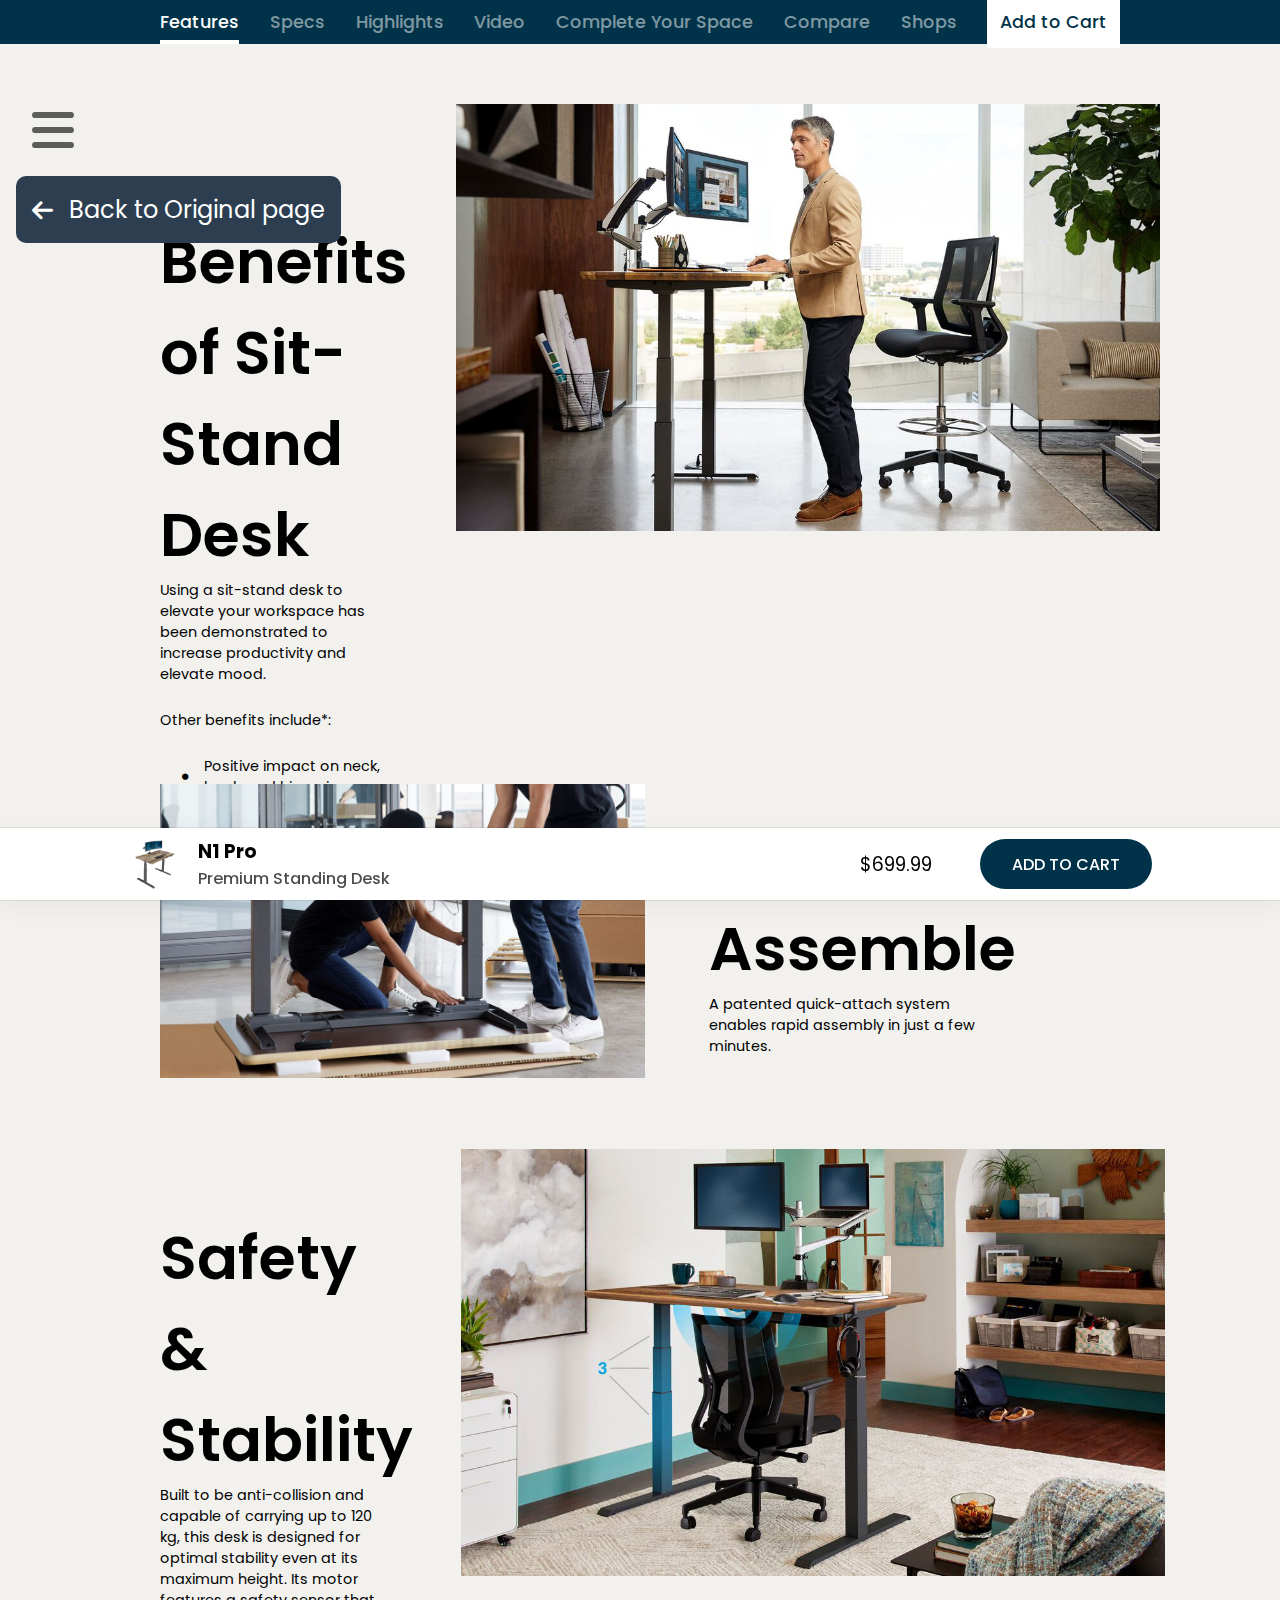
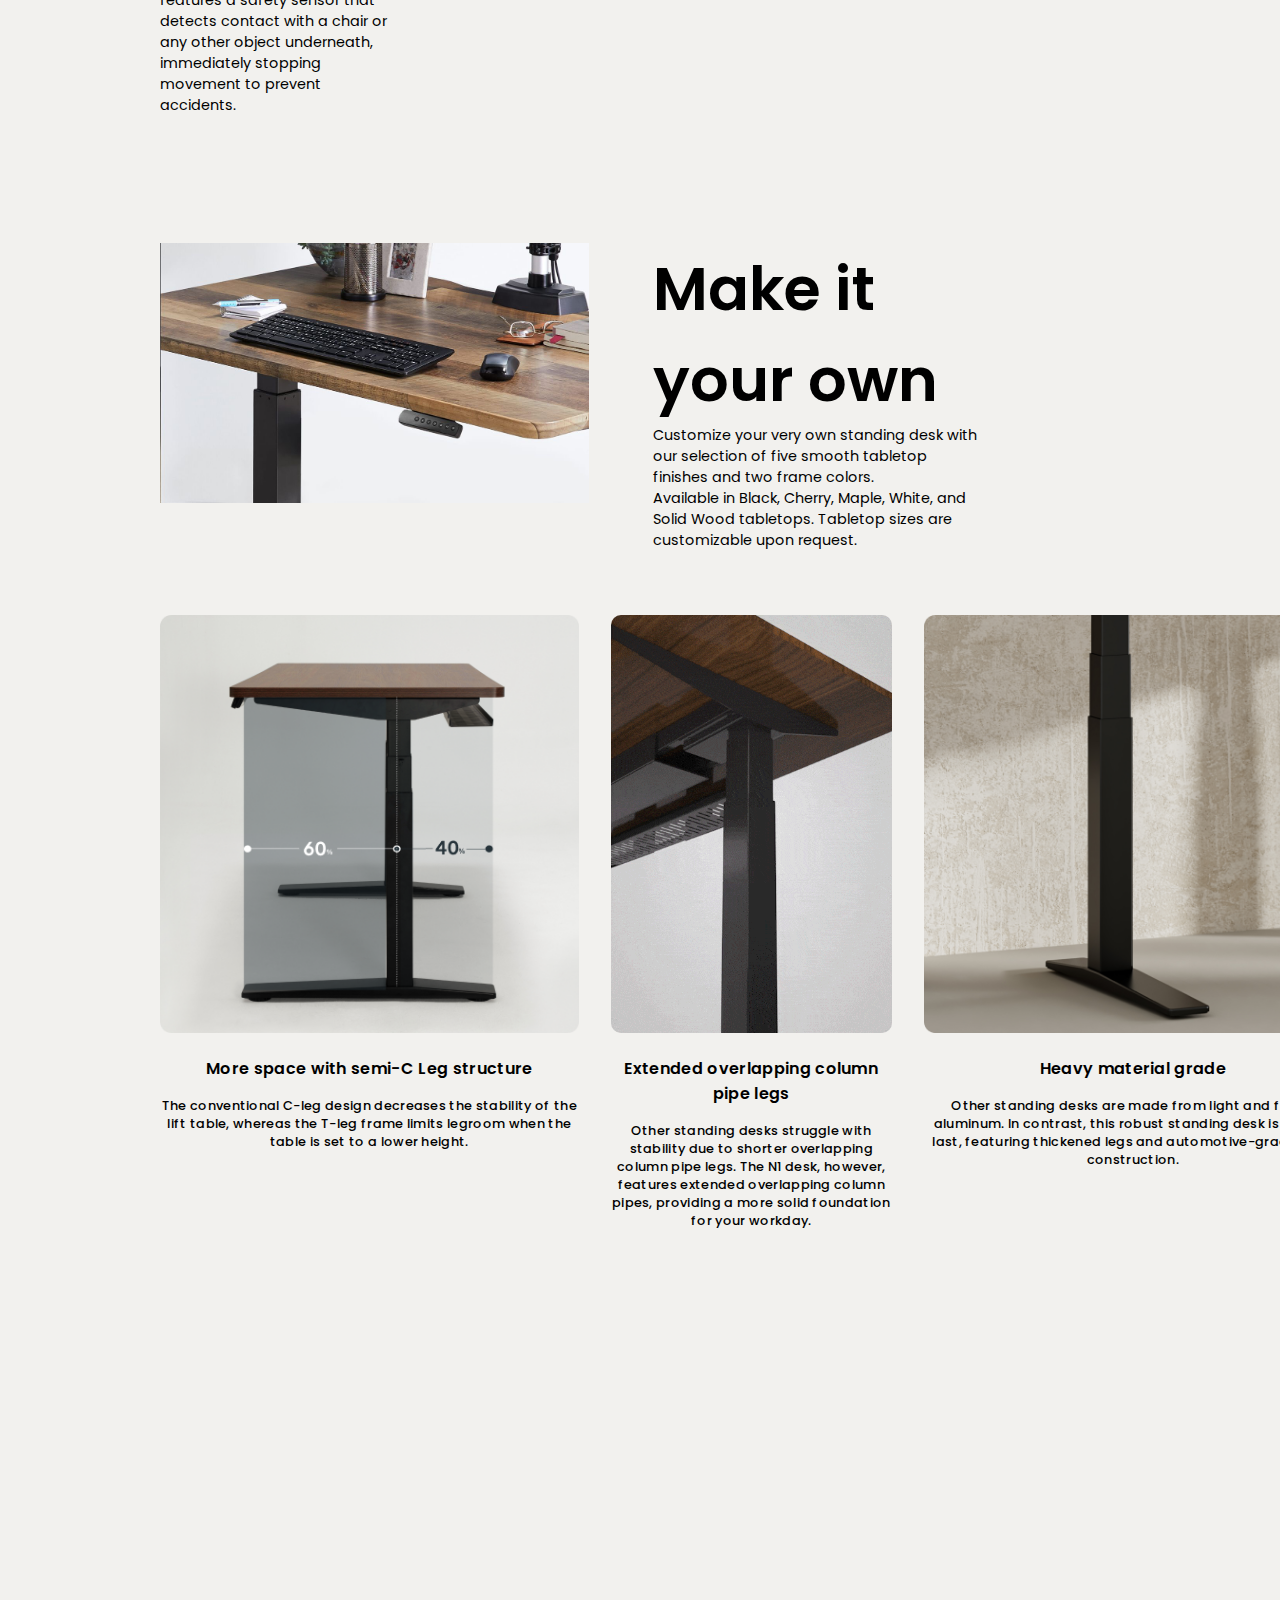
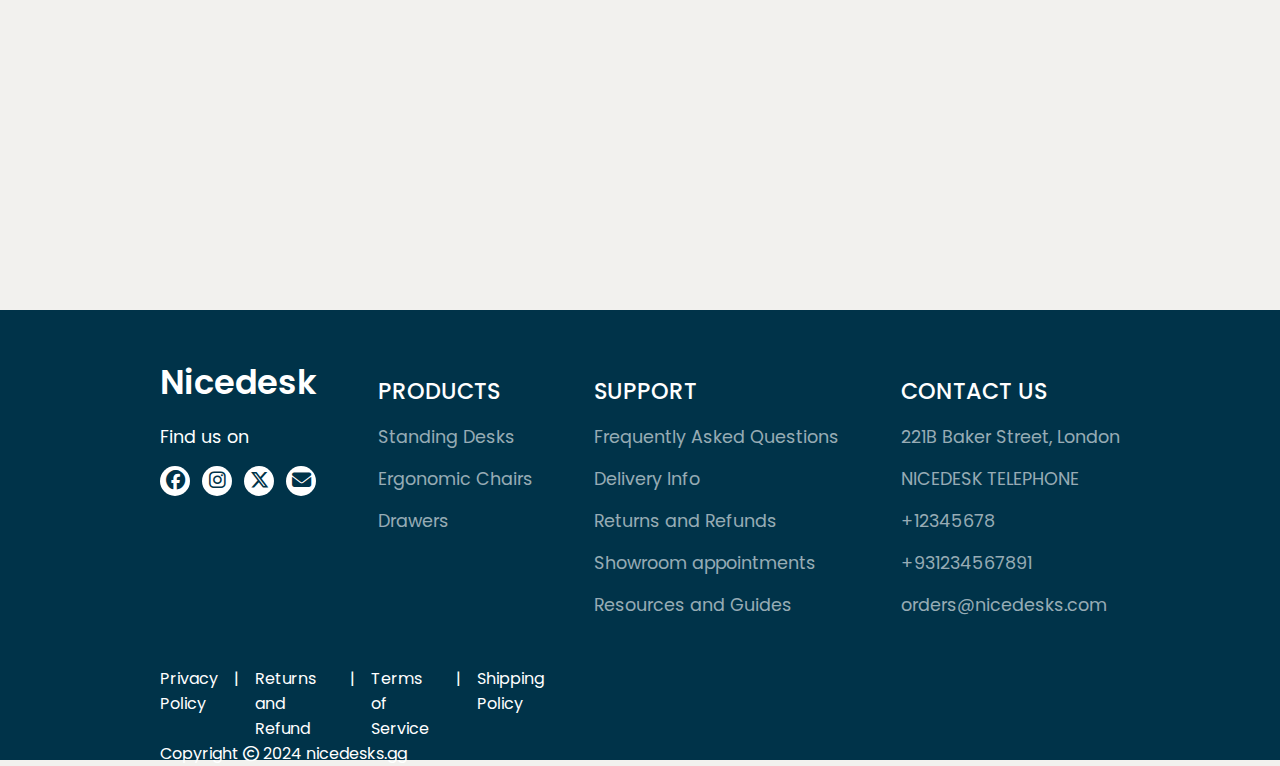
<file: pages/first-feature/index.html>
<!DOCTYPE html>
<html lang="en">
<head>
    <meta charset="UTF-8">
    <meta name="viewport" content="width=device-width, initial-scale=1.0">
    <title>First Feature</title>
    <link rel="stylesheet" href="./assets/css/style.css">
    <link rel="stylesheet" href="./assets/css/nav-final.css">
    <link rel="stylesheet" href="https://cdnjs.cloudflare.com/ajax/libs/font-awesome/6.5.2/css/all.min.css"/>
    <link rel="stylesheet" href="./assets/css/black-header.css">
</head>
<body>

    <a href="https://notblinkzzz.github.io/WD-Finals/pages/projects/" class="nav-orig"><i class="fa-solid fa-arrow-left"></i><p>	Back to Original page</p></a>

    <header class="header">
        <div class="hover-navigation-div">
            <a class="icon"><i class="fa-solid fa-bars"></i></a>
            <div class="navigation-content">
                <a href="../../index.html" class="btn">Home</a>
                <a href="../second-feature/index.html" class="btn sec">Second Feature</a>
            </div>
        </div>
    </header>
    <div class="site-header">
        <div class="navigation-content">
            <div class="active-nav">
                <a href="#" class="active">Features</a>
            </div>
            <a href="#">Specs</a>
            <a href="#">Highlights</a>
            <a href="#">Video</a>
            <a href="#">Complete Your Space</a>
            <a href="#">Compare</a>
            <a href="#">Shops</a>
            <a href="#" class="call-to-action">Add to Cart</a>
        </div>
    </div>
    <div class="container">
        <div class="first-container">
            <div class="left-col">
                <h1>Benefits of Sit-Stand Desk</h1>
                <p>Using a sit-stand desk to elevate your workspace has been demonstrated to increase productivity and elevate mood.</p>
                <br>
                <p>Other benefits include*:</p>
                <br>
                <p class="list"><i class="fa-solid fa-circle"></i>Positive impact on neck, back, and hip pain</p>
                <p class="list"><i class="fa-solid fa-circle"></i>Enhanced energy levels</p>
                <p class="list"><i class="fa-solid fa-circle"></i>Improved posture</p>
            </div>
            <div class="right-col">
                <img src="./assets/img/400803-overview-img-1.jpg" class="benefits-img">
            </div>
        </div>
        <div class="second-container">
            <div class="left-col">
                <img src="./assets/img/400803-overview-img-2.jpg" alt="">
            </div>
            <div class="right-col">
                <h1>Minutes to Assemble</h1>
                <p>A patented quick-attach system enables rapid assembly in just a few minutes.</p>
            </div>
        </div>
        <div class="third-container">
            <div class="left-col">
                <h1>Safety & Stability</h1>
                <p>Built to be anti-collision and capable of carrying up to 120 kg, this desk is designed for optimal stability even at its maximum height. Its motor features a safety sensor that detects contact with a chair or any other object underneath, immediately stopping movement to prevent accidents.</p>
            </div>
            <div class="right-col">
                <img src="./assets/img/400803-overview-img-4-.jpg" class="benefits-img">
            </div>
        </div>
        <div class="fourth-container">
            <div class="left-col">
                <img src="./assets/img/400803-overview-img-3.jpg" alt="">
            </div>
            <div class="right-col">
                <h1>Make it your own</h1>
                <p>Customize your very own standing desk with our selection of five smooth tabletop finishes and two frame colors.
                <br>
               Available in Black, Cherry, Maple, White, and Solid Wood tabletops. Tabletop sizes are customizable upon request.</p>
            </div>
        </div>
        <div class="fifth-container">
            <div class="col-1">
                <div class="contents">
                    <div class="top-img">
                        <img src="./assets/img/img_1.png" alt="">
                    </div>
                    <div class="bottom-text">
                        <h2>More space with semi-C Leg structure</h2>
                        <p>The conventional C-leg design decreases the stability of the lift table, whereas the T-leg frame limits legroom when the table is set to a lower height. </p>
                    </div>
                </div>
            </div>
            <div class="col-2">
                <div class="top-img">
                    <img src="./assets/gif/gif_5.gif" alt="">
                </div>
                <div class="bottom-text">
                    <div class="contents">
                        <h2>Extended overlapping column pipe legs</h2>
                        <p>Other standing desks struggle with stability due to shorter overlapping column pipe legs. The N1 desk, however, features extended overlapping column pipes, providing a more solid foundation for your workday.</p>
                    </div>
                </div>
            </div>
            <div class="col-3">
                <div class="top-img">
                    <img src="./assets/img/img_3.png" alt="">
                </div>
                <div class="bottom-text">
                    <div class="contents">
                        <h2>Heavy material grade
                        </h2>
                        <p>Other standing desks are made from light and flimsy aluminum. In contrast, this robust standing desk is built to last, featuring thickened legs and automotive-grade steel construction.
                        </p>
                    </div>
                </div>
            </div>
        </div>
    </div>
    <div class="price-fix-div">
        <div class="img-name">
            <img src="./assets/img/add-cart-logo.jpg">
            <div class="name">
                <h3>N1 Pro</h3>
                <h4>Premium Standing Desk</h4>
            </div>
        </div>
        <div class="price-add-cart">
            <h3>$699.99</h3>
            <h4>ADD TO CART</h4>
        </div>
    </div>
    <footer class="site-footer">
        <div class="top-col">
            <div class="col-1">
                <h1>Nicedesk</h1>
                <p class="white-only">Find us on</p>
                <div class="social-icons-div">
                    <a href=""><i class="fa-brands fa-facebook socials"></i></a>
                    <a href=""><i class="fa-brands fa-instagram socials"></i></a>
                    <a href=""><i class="fa-brands fa-x-twitter socials"></i></a>
                    <a href=""><i class="fa-solid fa-envelope socials"></i></a>

                </div>
            </div>
            <div class="col-2">
                <h3>PRODUCTS</h3>
                <p>Standing Desks</p>
                <p>Ergonomic Chairs</p>
                <p>Drawers</p>
            </div>
            <div class="col-3">
                <h3>SUPPORT</h3>
                <p>Frequently Asked Questions</p>
                <p>Delivery Info</p>
                <p>Returns and Refunds</p>
                <p>Showroom appointments</p>
                <p>Resources and Guides</p>

            </div>
            <div class="col-4">
                <h3>CONTACT US</h3>
                <p>221B Baker Street, London</p>
                <p>NICEDESK TELEPHONE</p>
                <p>+12345678</p>
                <p>+931234567891</p>
                <p>orders@nicedesks.com</p>
            </div>
        </div>
        <div class="bottom-col">
            <div class="col-1">
                <p>Privacy Policy</p>
                <p>|</p>
                <p>Returns and Refund</p>
                <p>|</p>
                <p>Terms of Service</p>
                <p>|</p>
                <p>Shipping Policy</p>
            </div>
            <div class="col-2">
                <p>Copyright <i class="fa-regular fa-copyright"></i> 2024 nicedesks.gg</p>
            </div>
        </div>
    </footer>

</body>
</file>
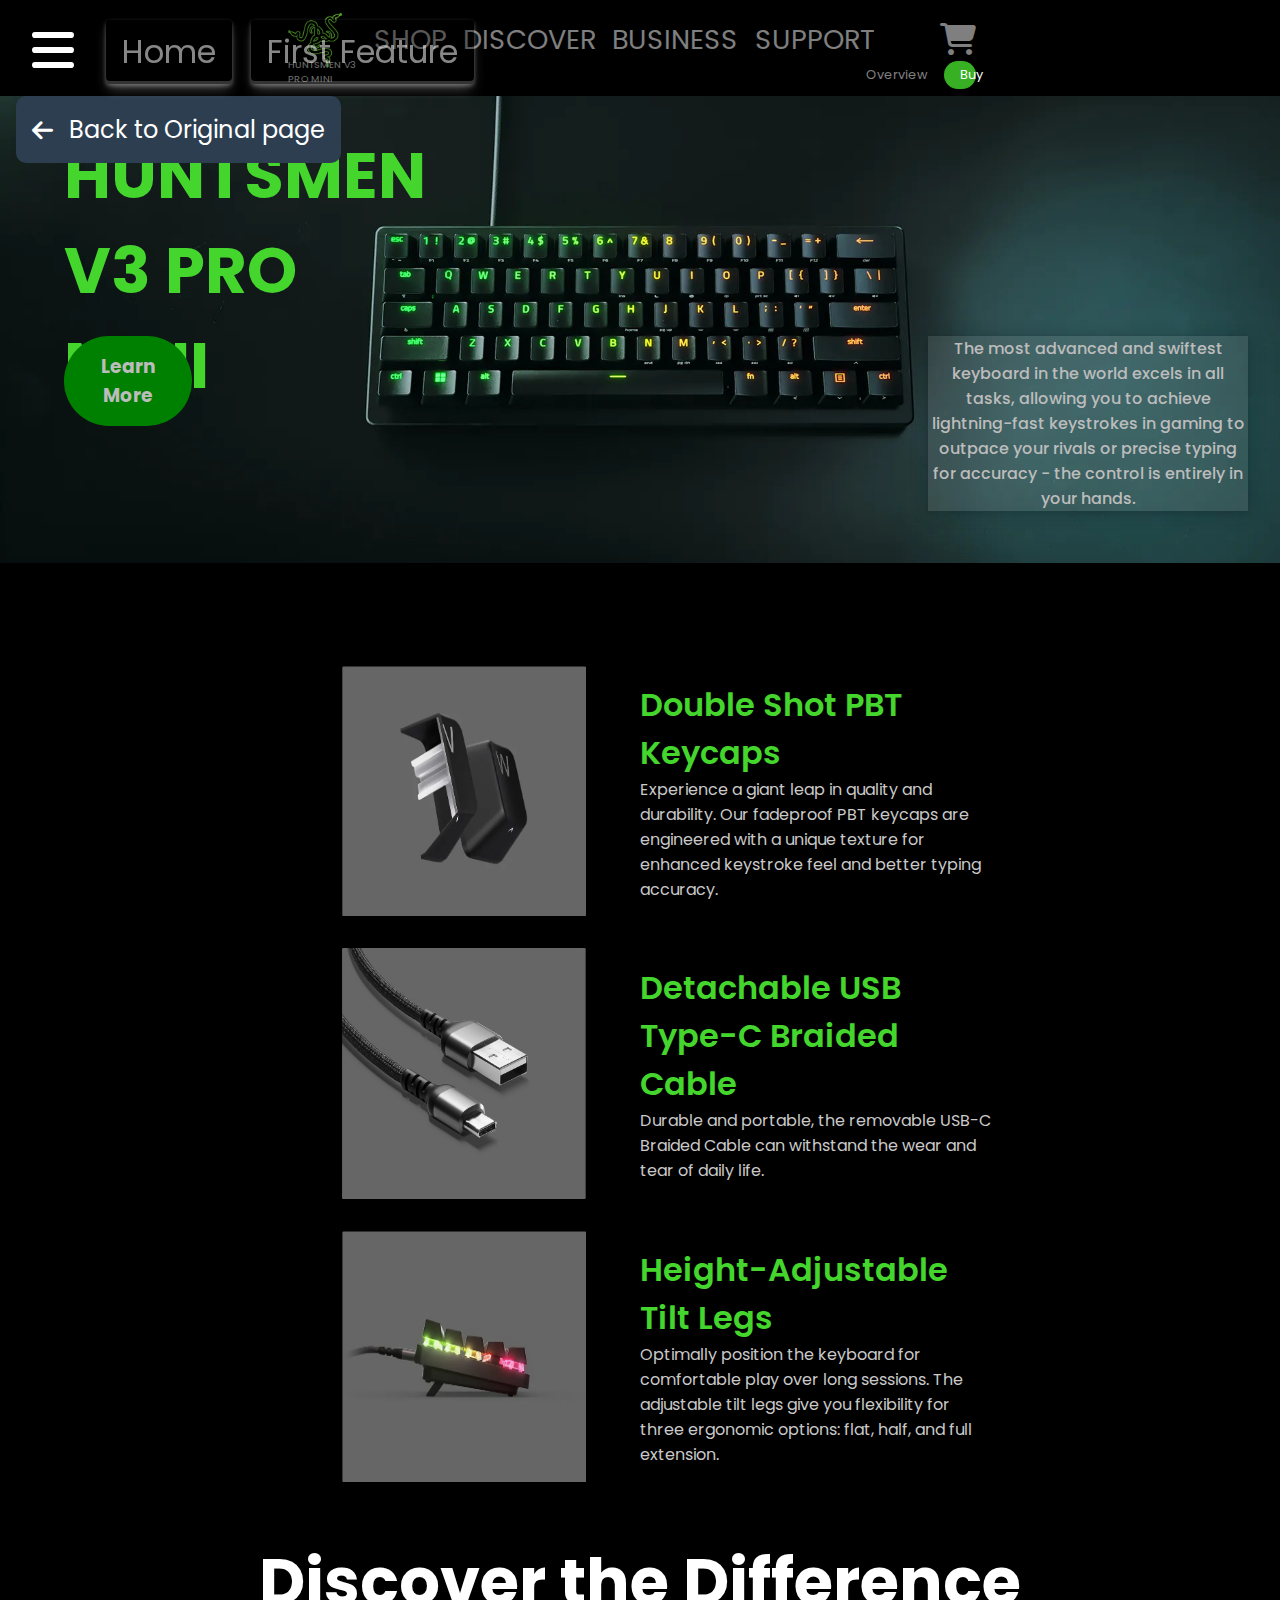
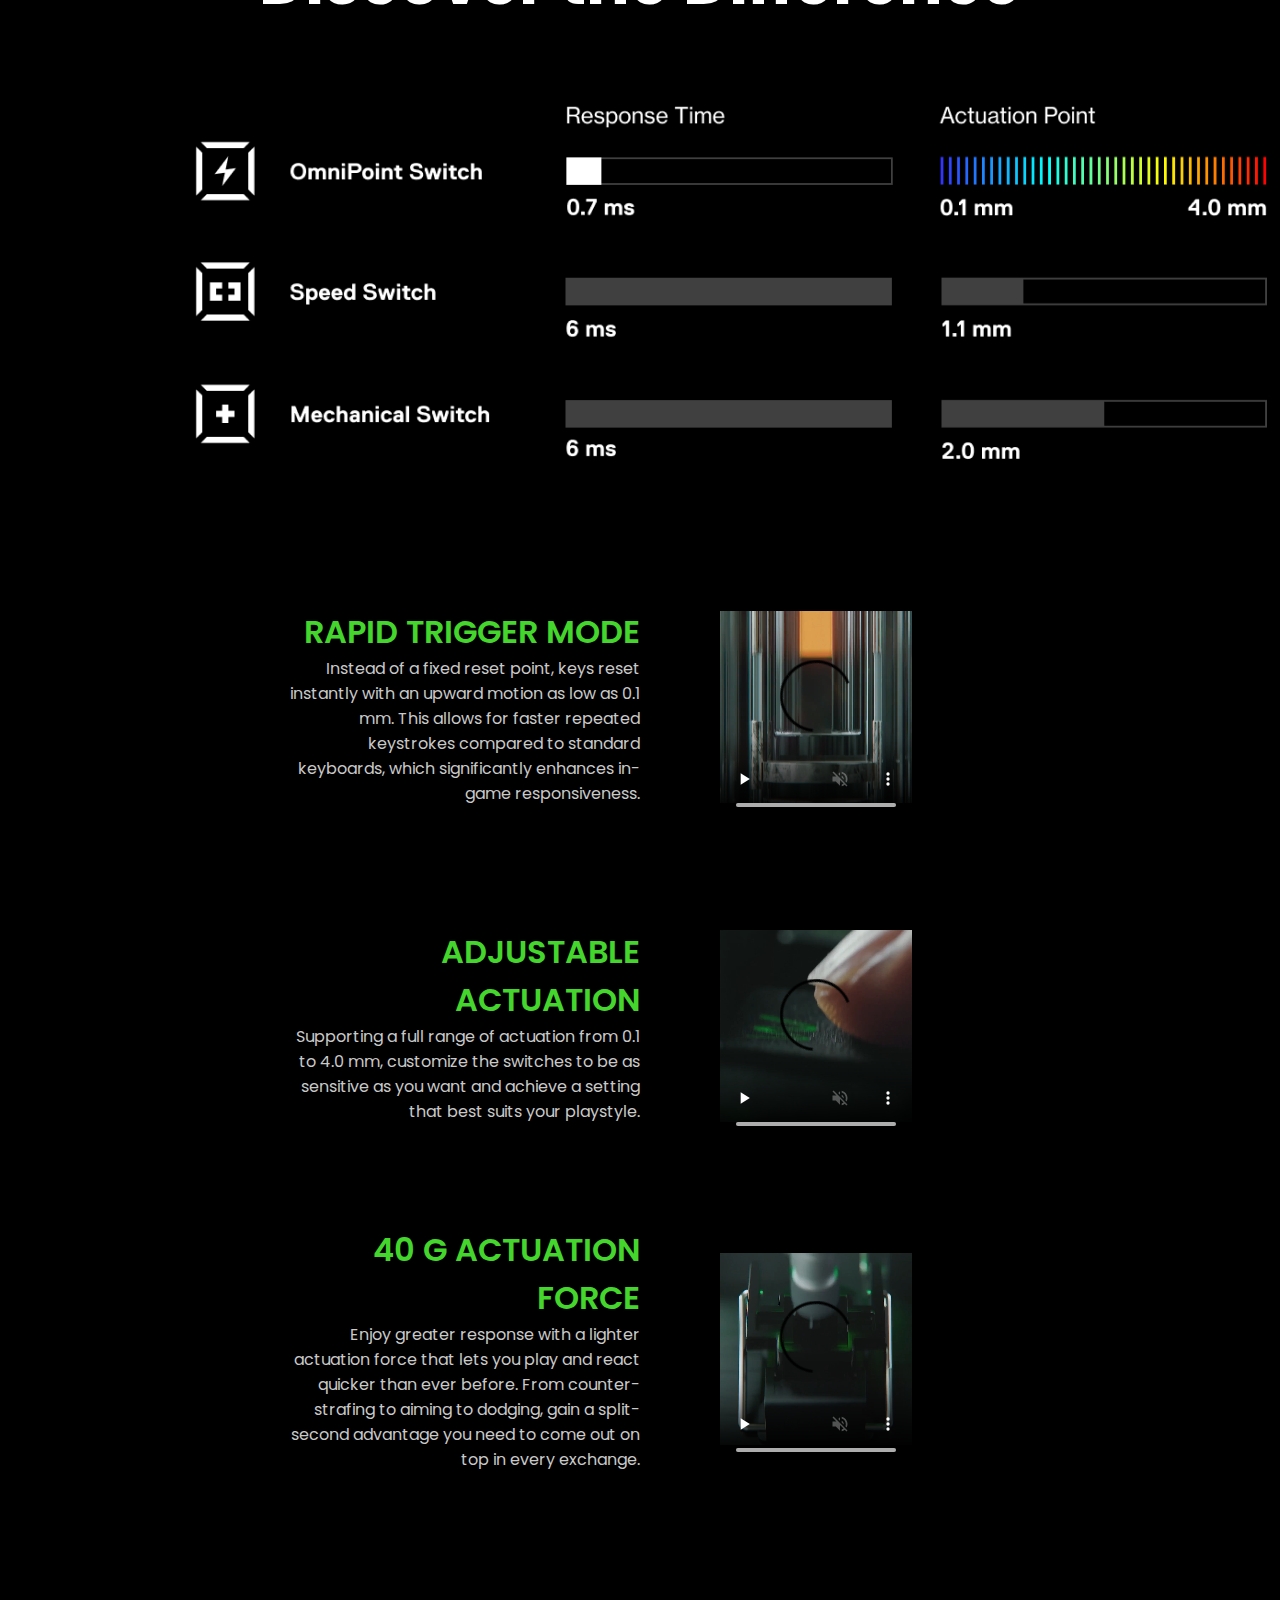
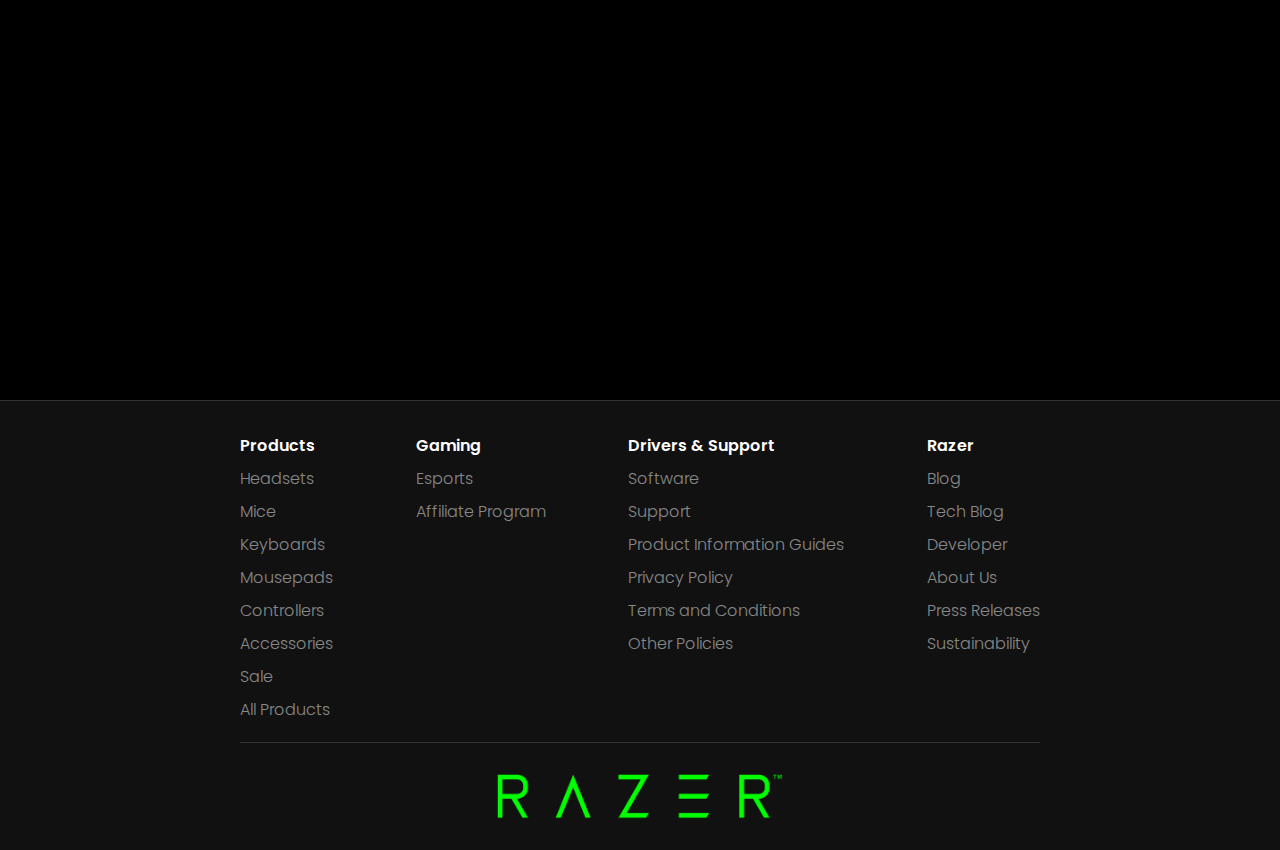
<file: pages/second-feature/index.html>
<!DOCTYPE html>
<html lang="en">
<head>
    <meta charset="UTF-8">
    <meta name="viewport" content="width=device-width, initial-scale=1.0">
    <title>Second Feature</title>
    <link rel="stylesheet" href="./assets/css/style.css">
    <link rel="stylesheet" href="./assets/css/header.css">
    <link rel="stylesheet" href="./assets/css/nav-final.css">
    <link rel="stylesheet" href="https://cdnjs.cloudflare.com/ajax/libs/font-awesome/6.5.2/css/all.min.css"/>
    <!-- <link rel="stylesheet" href="./assets/css/black-header.css"> -->
</head>
<body>

    <a href="https://notblinkzzz.github.io/WD-Finals/pages/projects/" class="nav-orig"><i class="fa-solid fa-arrow-left"></i><p>	Back to Original page</p></a>

    <header class="header">
        <div class="hover-navigation-div">
            <a class="icon"><i class="fa-solid fa-bars"></i></a>
            <div class="navigation-content">
                <a href="../../index.html" class="btn">Home</a>
                <a href="../first-feature/index.html" class="btn">First Feature</a>
            </div>
        </div>
    </header>
    <header class="site-header">
        <div class="top-col">
            <div class="img-container">
                <img src="./assets/img/razer-logo-png-transparent.png">
            </div>
            <div class="nav-container">
                <a href=""><p>SHOP</p></a>
                <a href=""><p>DISCOVER</p></a>
                <a href=""><p>BUSINESS</p></a>
                <a href=""><p>SUPPORT</p></a>
            </div>
            <div class="cart-icon">
                <a href=""><i class="fa-solid fa-cart-shopping"></i></a>
            </div>
        </div>
        <div class="bottom-col">
            <div class="logo-name">
                <p>HUNTSMEN V3 PRO MINI</p>
            </div>
            <div class="fill">
            </div>
            <div class="cta">
                <p class="over">Overview</p>
                <p class="call-to-action">Buy</p>
            </div>
        </div>
    </header>
    <div class="container">
        <div class="first-container">
            <div class="col-1">
                <img src="./assets/img/hero-1.jpg">
            </div>
            <div class="col-2">
                <h1>HUNTSMEN V3 PRO MINI</h1>
                <h4>The most advanced and swiftest keyboard in the world excels in all tasks, allowing you to achieve lightning-fast keystrokes in gaming to outpace your rivals or precise typing for accuracy - the control is entirely in your hands. </h4>
                <a href="" class="call-to-action"><h3>Learn More</h3></a>
            </div>
        </div>
        <div class="second-container">
            <div class="row-1">
                <div class="img-container">
                    <img src="./assets/img/top-img.jpg">
                </div>
                <div class="text-container">
                    <h1>Double Shot PBT Keycaps</h1>
                    <h4>Experience a giant leap in quality and durability. Our fadeproof PBT keycaps are engineered with a unique texture for enhanced keystroke feel and better typing accuracy.
                    </h4>
                </div>
            </div>
            <div class="row-2">
                <div class="img-container">
                    <img src="./assets/img/center-img.jpg">
                </div>
                <div class="text-container">
                    <h1>Detachable USB Type-C Braided Cable
                    </h1>
                    <h4>Durable and portable, the removable USB-C Braided Cable can withstand the wear and tear of daily life.</h4>
                </div>
            </div>
            <div class="row-3">
                <div class="img-container">
                    <img src="./assets/img/bot-img.jpg">
                </div>
                <div class="text-container">
                    <h1>Height-Adjustable Tilt Legs</h1>
                    <h4>Optimally position the keyboard for comfortable play over long sessions. The adjustable tilt legs give you flexibility for three ergonomic options: flat, half, and full extension.
                    </h4>
                </div>
            </div>
        </div>
        <div class="third-container">
            <div class="col-1">
                <h1>Discover the Difference</h1>
            </div>
            <div class="col-2">
                <img src="./assets/img/hero-2.png" >
            </div>
        </div>
        <div class="fourth-container">
            <div class="row-1">
                <div class="text-container">
                    <h1>RAPID TRIGGER MODE</h1>
                    <h4>Instead of a fixed reset point, keys reset instantly with an upward motion as low as 0.1 mm. This allows for faster repeated keystrokes compared to standard keyboards, which significantly enhances in-game responsiveness.</h4>
                </div>
                <div class="gif-container">
                    <video controls autoplay muted loop src="./assets/gif/razer-rapid-trigger-illustration-1x1.mp4"></video>
                </div>
            </div>
            <div class="row-1">
                <div class="text-container">
                    <h1>ADJUSTABLE ACTUATION</h1>
                    <h4>Supporting a full range of actuation from 0.1 to 4.0 mm, customize the switches to be as sensitive as you want and achieve a setting that best suits your playstyle.</h4>
                </div>
                <div class="gif-container">
                    <video controls autoplay muted loop src="./assets/gif/adjustable-actuation-1x1.mp4"></video>
                </div>
            </div>
            <div class="row-1">
                <div class="text-container">
                    <h1>40 G ACTUATION FORCE</h1>
                    <h4>Enjoy greater response with a lighter actuation force that lets you play and react quicker than ever before. From counter-strafing to aiming to dodging, gain a split-second advantage you need to come out on top in every exchange.</h4>
                </div>
                <div class="gif-container">
                    <video controls autoplay muted loop src="./assets/gif/40g-actuation-force.mp4"></video>
                </div>
            </div>
        </div>
    </div>
    <footer class="site-footer">
        <div class="top-container">
            <div class="col-1">
                <p class="one">Products</p>
                <a href=""><p>Headsets</p></a>
                <a href=""><p>Mice</p></a>
                <a href=""><p>Keyboards</p></a>
                <a href=""><p>Mousepads</p></a>
                <a href=""><p>Controllers</p></a>
                <a href=""><p>Accessories</p></a>
                <a href=""><p>Sale</p></a>
                <a href=""><p>All Products</p></a>
            </div>
            <div class="col-2">
                <p class="one">Gaming</p>
                <a href=""><p>Esports</p></a>
                <a href=""><p>Affiliate Program</p></a>
            </div>
            <div class="col-3">
                <p class="one">Drivers & Support</p>
                <a href=""><p>Software</p></a>
                <a href=""><p>Support</p></a>
                <a href=""><p>Product Information Guides</p></a>
                <a href=""><p>Privacy Policy</p></a>
                <a href=""><p>Terms and Conditions</p></a>
                <a href=""><p>Other Policies</p></a>
            </div>
            <div class="col-4">
                <p class="one">Razer</p>
                <a href=""><p>Blog</p></a>
                <a href=""><p>Tech Blog</p></a>
                <a href=""><p>Developer</p></a>
                <a href=""><p>About Us</p></a>
                <a href=""><p>Press Releases</p></a>
                <a href=""><p>Sustainability</p></a>
            </div>
        </div>
        <div class="bottom-container">
            <img src="./assets/img/2560px-Razer_wordmark.svg.png" alt="">
        </div>
    </footer>
</body>
</file>
<file: pages/first-feature/assets/css/style.css>
* {
    box-sizing: border-box;
    text-decoration: none;
    margin: 0;
    padding: 0;
    font-family: "Poppins", sans-serif;
}

:root {
    --bg-color:#003349 ;
    --main-color: ;
    --text-color: white;
    --second-text-color:rgba(255, 255, 255, 0.5);
}

body {
    background-color: #f2f1ee;
    height: 390dvh;
    /* width: 99.1vw; */
}

.site-header {
    position: fixed;
    background-color: #003349;
    width: 100%;
    padding: 0 10rem;
    height: 3.4vw;

    & .navigation-content {
        width: 100%;
        display: flex;
        justify-content: space-between;
        align-items: center;
        height: 100%;

        & a{
            font-weight: 500;
            font-size: 1.1rem;
            color: var(--second-text-color);
        }

        & .active-nav {
            display: flex;
            height: 100%;
            align-items: center;
            border-bottom: 4px white solid;

            & .active {
                margin-bottom: -4px;
            }
            & a {
                color: white;
            }
        }
        & .call-to-action {
            background-color: white;
            color: #003349;
            padding: .8rem;
        }
    }
    & a:hover{
        color: white;
    }
}

.site-footer {
    display: flex;
    flex-direction: column;
    background-color: #003349;
    padding: 3rem 10rem;
    height: 50vh;
    gap: 3rem;
    color: white;

    & .top-col {
        display: flex;
        justify-content: space-between;

        & .col-1, .col-2, .col-3, .col-4 {
            display: flex;
            flex-direction: column;
            gap: 1rem;

            & h3 {
                font-size: 1.4rem;
                font-weight: 500;
            }
            & p {
                font-size: 1.1rem;
                cursor: pointer;
                color: rgba(255, 255, 255, 0.6);
            }
             & .white-only {
                color: white;
             }

             & p:hover {
                color: white;
             }
        }
        & .col-2, .col-3, .col-4 {
            padding-top: 1rem;
        }

        & .col-1 {
            & h1 {
                font-weight: 600;
                font-size: 2.1rem;
            }
            & p {
                font-size: 1.1rem;
            }
            & .social-icons-div {
                display: flex;
                justify-content: space-between;

                & a {
                    display: flex;
                    justify-content: center;
                    align-items: center;
                    font-size: 1.2rem;
                    background-color: white;
                    width: 30px;
                    height: 30px;
                    border-radius: 30px;
                    color: #003349;
                }
            }
        }
    }
    & .bottom-col {
        display: flex;
        flex-direction: column;
        width: 40%;
        & .col-1 {
            display: flex;
            gap: 1rem;
            cursor: pointer;
        }
    }
}

.container {
    display: flex;
    width: 100%;
    height: 100%;
    flex-direction: column;
    padding: 0rem 10rem;
    gap: 4rem;

    & .first-container {
        padding-top: 6.5rem;
        display: flex;
        gap: 1rem;
        height: 80dvh;

        & .left-col {
            width: 60vh;
            display: flex;
            flex-direction: column;
            padding-right: 2rem;

            & h1 {
                padding-top: 7rem;
                font-size: 3.8rem;
                font-weight: 550;
            }
            & .list {
                display: flex;
                align-items: center;
                gap: 1rem;
                padding-left: 1.4rem;
            }
            & p {
                font-size: .9rem;
                width: 90%;
            }
            & i {
                font-size: .4rem;
            }
        }
        & .right-col {
            & img {
                object-fit: fill;
                max-width: 55vw;
            }
        }
    }

    & .second-container {
        display: flex;
        width: 100%;
        gap: 4rem;
        & .left-col {
            width: 59.3vw;
            & img {
                object-fit: fill;
                max-width: 100%;
            }
        }
        & .right-col {
            display: flex;
            flex-direction: column;
            justify-content: center;

            & h1 {
                font-size: 3.8rem;
                font-weight: 550;
            }
            & p {
                font-size: .9rem;
                width: 70%;
            }
            & i {
                font-size: .4rem;
            }
        }
    }

    & .third-container {
        display: flex;
        gap: 1rem;
        height: 70dvh;
        & .left-col {
            width: 60vh;
            display: flex;
            flex-direction: column;
            padding-right: 2rem;
            justify-content: center;

            & h1 {
                font-size: 3.8rem;
                font-weight: 550;
            }
            & .list {
                display: flex;
                align-items: center;
                gap: 1rem;
                padding-left: 1.4rem;
            }
            & p {
                font-size: .9rem;
                width: 90%;
            }
            & i {
                font-size: .4rem;
            }
        }
        & .right-col {
            & img {
                object-fit: fill;
                max-width: 55vw;
            }
        }
    }

    & .fourth-container {
        display: flex;
        width: 100%;
        gap: 4rem;
        & .left-col {
            width: 59.3vw;
            & img {
                object-fit: fill;
                max-width: 100%;
            }
        }
        & .right-col {
            display: flex;
            flex-direction: column;
            justify-content: center;

            & h1 {
                font-size: 3.8rem;
                font-weight: 550;
                width: 70%;
            }
            & p {
                font-size: .9rem;
                width: 70%;
            }
            & i {
                font-size: .4rem;
            }
        }
    }

    & .fifth-container {
        display: flex;
        justify-content: space-between;
        height: 60vh;
        gap: 2rem;

        & .col-1, .col-2, .col-3{
            display: flex;
            flex-direction: column;
            width: 60vw;
            height: 65%;
            align-items: center;
            gap: 1rem;
            & .contents {
            display: flex;
            flex-direction: column;
            align-items: center;
            width: 100%;
            height: fit-content;
            gap: 1rem;

            }

            & img{
                height: 46.5vh;

            }
            & .bottom-text {
                text-align: center;
                width: 100%;
                letter-spacing: .020rem;
                height: fit-content;


                & h2 {
                    font-size: 1rem;
                    font-weight: 600;
                }
                & p {
                    font-size: .8rem;
                    font-weight: 500;
                }
            }
        }
        & .col-1 {
            & .bottom-text {
                & h2 {
                    padding-bottom: 1rem;
                }
            }
        }
        & .col-2 {
            & img {
                width: 22vw;
                height: 46.5vh;
                border-radius: 10px;
            }

        }
    }



}

.price-fix-div {
    display: flex;
    align-items: center;
    position: fixed;
    bottom: 0;
    padding: 0rem 8rem;
    height: 8%;
    width: 100%;
    display: flex;
    cursor: pointer;
    background-color: white;
    box-shadow: rgba(0, 0, 0, 0.05) 0px 6px 24px 0px, rgba(0, 0, 0, 0.08) 0px 0px 0px 1px;
    justify-content: space-between;

    & .img-name {
        align-items: center;
        width: fit-content;
        display: flex;
        gap: 1rem;
        & img {
            height: 6vh;
        }
        & .name {

            & h4 {
                font-weight: 500;
                color: rgba(0, 0, 0, 0.707);
            }
        }
    }

    & .price-add-cart {
        display: flex;
        gap: 3rem;
        align-items: center;

        & h3 {
            font-weight: 400;
        }

        & h4 {
            background-color: #003349;
            padding: .8rem 2rem;
            border-radius: 30px;
            font-weight: 500;
            color: white;
        }
    }




}
</file>
<file: pages/first-feature/assets/css/nav-final.css>
& .nav-orig {
    display: flex;
    color: black;
    position: fixed;
    width: fit-content;
    padding: 1rem;
    background: #2C3E50;
    border-radius: 10px;
    left: 1rem;
    top: 11rem;
    z-index: 999;
    gap: 1rem;
    align-items: center;
    color: white;
    text-decoration: none;
    font-size: 1.5rem;
}

& .nav-orig:hover {
    background: #566b81;
    color: rgba(255, 255, 255, 0.712);
}
</file>
<file: pages/first-feature/assets/css/black-header.css>
@import url("https://fonts.googleapis.com/css2?family=Poppins:ital,wght@0,100;0,200;0,300;0,400;0,500;0,600;0,700;0,800;0,900;1,100;1,200;1,300;1,400;1,500;1,600;1,700;1,800;1,900&display=swap");

* {
    box-sizing: border-box;
    text-decoration: none;
    margin: 0;
    padding: 0;
    font-family: "Poppins", sans-serif;
}

:root {
    --bg-color: ;
    --main-color: ;
    --icon-color: black;
    --icon-second-color:rgba(0, 0, 0, 0.53);
    --text-color:black;
    --second-textcolor:rgba(0, 0, 0, 0.504);
}


header a{
    color: var(--second-text-color);
    text-decoration: none;
    cursor: pointer;
}

.header {
    position: fixed;
    width: fit-content;
    z-index: 999;
    left: 0;
    top: 5rem;
}

.hover-navigation-div{
    display: flex;
    width: fit-content;
    align-items: center;
}

.hover-navigation-div .icon {
    font-size: 3rem;
    background: transparent;
    padding: 1rem 2rem;
    color: rgba(0, 0, 0, 0.62);
}
.hover-navigation-div:hover .icon {
    color: var(--icon-color);
}
/* HOVER ICON */
.hover-navigation-div:hover .navigation-content{
    display: flex;
}
.hover-navigation-div .navigation-content {
    display: none;
    font-size: 2rem;
    gap: 1.2rem;
    align-items: center;
    flex-wrap: wrap;
}

.navigation-content .btn{
    background: transparent;
    box-shadow: rgba(0, 0, 0, 0.4) 0px 2px 4px, rgba(0, 0, 0, 0.3) 0px 7px 13px -3px, rgba(0, 0, 0, 0.2) 0px -3px 0px inset;
    padding: .5rem 1rem;
    border-radius: 4px;
    color: var(--icon-second-color);
}

.btn:hover {
    box-shadow: rgba(0, 0, 0, 1) 0px 2px 4px, rgba(0, 0, 0, 0.3) 0px 7px 13px -3px, rgba(0, 0, 0, 0.2) 0px -3px 0px inset;
    color: var(--text-color);
}
</file>
<file: pages/second-feature/assets/css/style.css>
* {
    box-sizing: border-box;
    text-decoration: none;
    margin: 0;
    padding: 0;
    font-family: "Poppins", sans-serif;
}

:root {
    --bg-color: ;
    --main-color: ;
    --text-color: white;
    --second-text-color:rgba(255, 255, 255, 0.53) ;
}


body {
    background-color: black;
    height: 450dvh;
    position: relative;
    z-index: -1;
    overflow-x: hidden
}

.site-header {
    padding: 1rem 18rem 0rem 18rem;
    position: fixed;
    width: 100dvw;
    height: 10vh;
    background-color: black;
    display: flex;
    flex-direction: column;
    top: 0;

    & a {
        color: rgba(255, 255, 255, 0.5);
        cursor: pointer;
    }

    & .top-col {
        display: flex;
        width: 100%;
        height: 65%;

        & .img-container {
            display: flex;
            width: 10%;
            height: 100%;
            justify-content: center;
            align-items: center;
            padding-right: 1rem;

            & img {
                height: 6vh;
            }
        }
        & .nav-container {
            display: flex;
            height: 100%;
            width: 80%;
            justify-content: space-evenly;
            font-size: 1.7rem;
            align-items: center;
           
            & a:hover {
                transition: .5s;
                color: rgba(255, 255, 255);
            }
        }
        & .cart-icon {
            display: flex;
            width: 15%;
            height: 100%;
            font-size: 2rem;
            justify-content: flex-end;
            align-items: center;
            padding-right: 1rem;
            
            & a:hover {
                transition: .5s;
                color: rgba(255, 255, 255);
            }
        }
    }
    & .bottom-col {
    display: flex;
    width: 100%;
    height: 30%;
    color: white;

        & .logo-name {
            display: flex;
            width: 10%;
            height: 100%;
            font-size: .6rem;
            justify-content: center;
            align-items: flex-end;
            color: rgba(255, 255, 255, 0.642);
        }
        & .fill {
            display: flex;
            height: 100%;
            width: 70%;

        }
        & .cta {
            display: flex;
            gap: 1rem;
            justify-content: flex-end;
            align-items: center;
            width: 20%;
            height: 100%;
            font-size: .8rem;
            padding-right: 1rem;
            cursor: pointer;

            & .over {
                text-align: end;
                width: 75%;
                color: rgba(255, 255, 255, 0.5);
            }
            & .over:hover {
                transition: .5s;
                color: white;
            }
            & .call-to-action {
                width: 25%;
                text-align: center;
                border-radius: 50px;
                /*top right bot left*/
                padding: .3rem 1rem .3rem 1rem ;
                background-color: #43d62cd2;
                color: white;
            }
            & .call-to-action:hover {
                background-color: #43d62ca7;
            }
        }
    }
}
.site-footer {
    position: absolute;
    bottom: 0;
    padding: 1rem 15rem 0rem 15rem;
    background-color: #111111;
    width: 100%;
    height: 50vh;
    border-top: 1px solid #333333;

    & .top-container {
        display: flex;
        width: 100%;
        height: 75%;
        justify-content: space-between;
        text-align: justify;
        padding-top: 1rem;
        color: white;

        & .one {
            font-weight: 600;
        }

        & a {
            font-weight: 300;
            color: rgba(255, 255, 255, 0.5);
        }
        & a:hover {
            color: white;
        }

        & .col-1, .col-2, .col-3, .col-4 {
            display: flex;
            flex-direction: column;
            gap: .5rem;
        }

    }
    & .bottom-container {
        display: flex;
        width: 100%;
        height: 25%;
        justify-content: center;
        align-items: center;
        border-top: 1px solid #333333;

        & img {
            height: 5vh;
        }
    }
}
.container {
    position: relative;
    z-index: -999;
    top: 6rem;
    height: 400vh;
    display: flex;
    flex-direction: column;
    gap: 2rem;

    .first-container {
        width: 100%;
        height: fit-content;
        display: flex;
        flex-direction: column;
        position: relative;

        & .col-1 {
            width: 100%;
            height: fit-content;

            & img {
                width: 100%;
            }
        }
        & .col-2 {
            position: absolute;
            display: flex;
            flex-direction: column;
            text-align: center;
            align-items: center;
            width: 100%;
            height: fit-content;
            gap: 1rem;
            color: rgb(188, 188, 188);

            & h1 {
                position: absolute;
                left: 4rem;
                top: 2rem;
                font-size: 4rem;
                color: #44d62c;
                width: 30%;
                text-align: start;
            }
            & h4 {
                position: absolute;
                background-color: rgba(255, 255, 255, 0.1);
                box-shadow: rgba(14, 30, 37, 0.12) 0px 2px 4px 0px, rgba(14, 30, 37, 0.32) 0px 2px 16px 0px;
                right: 2rem;
                top: 15rem;
                font-weight: 500;
                font-size: 1rem;
                width: 25%;
            }

            & .call-to-action {
                position: absolute;
                left: 4rem;
                top: 15rem;
                padding: 1rem;
                background-color: green;
                border-radius: 70px;
                width: 10%;
                color: rgb(188, 188, 188);
                cursor: pointer;
            }
            & .call-to-action:hover {
                transition: .5s;
                background-color: rgb(0, 143, 0);
                color: rgb(255, 255, 255);
            }
        }
    }

    .second-container {
        padding: 4rem 18rem 0rem 18rem;
        width: 100%;
        height: 100vh;
        display: flex;
        flex-direction: column;
        gap: 2rem;

        & .row-1, .row-2 , .row-3 {
            width: 100%;
            height: 30%;
            display: flex;

            & .img-container {
                width: 50%;
                height: 100%;

                display: flex;
                justify-content: center;

                & img {
                    width: 19vw;
                }
            }
            & .text-container {
                justify-content: center;
                display: flex;
                flex-direction: column;
                width: 50%;

                & h1 {
                    font-weight: 600;
                    color: #44d62c;
                }
                & h4 {
                    font-weight: 400;
                    color: rgb(201, 201, 201);
                }
            }
        }
    }

    .third-container {
        width: 100%;
        height: fit-content;
        display: flex;
        flex-direction: column;

        & .col-1 {
            display: flex;
            flex-direction: column;
            text-align: center;
            align-items: center;
            width: 100%;
            height: fit-content;
            gap: 1rem;
            & h1 {
                font-size: 4rem;
                color: white;
            }

        & .col-2 {
            width: 100%;
            height: fit-content;
            & img {
                width: 100%;
            }
        }
        }
    }

    .fourth-container {
        padding: 1rem 18rem 0rem 18rem;
        width: 100%;
        height: 100vh;
        display: flex;
        flex-direction: column;
        gap: 5rem;

        & video {
            width: 15vw;
        }
        & .row-1, .row-2 , .row-3 {
            width: 100%;
            height: 30%;
            display: flex;

            & .gif-container {
                width: 50%;
                height: 100%;
                display: flex;
                justify-content: center;
            }
            & .text-container {
                justify-content: center;
                color: white;
                display: flex;
                flex-direction: column;
                width: 50%;
                text-align: end;

                & h1 {
                    font-weight: 600;
                    color: #44d62c;
                }
                & h4 {
                    font-weight: 400;
                    color: rgb(201, 201, 201);
                }
            }
        }
    }
}
</file>
<file: pages/second-feature/assets/css/header.css>
@import url("https://fonts.googleapis.com/css2?family=Poppins:ital,wght@0,100;0,200;0,300;0,400;0,500;0,600;0,700;0,800;0,900;1,100;1,200;1,300;1,400;1,500;1,600;1,700;1,800;1,900&display=swap");

* {
    box-sizing: border-box;
    text-decoration: none;
    margin: 0;
    padding: 0;
    font-family: "Poppins", sans-serif;
}

:root {
    --bg-color: ;
    --main-color: ;
    --text-color: white;
    --second-text-color:rgba(255, 255, 255, 0.53) ;
}


header a{
    color: var(--second-text-color);
    text-decoration: none;
    cursor: pointer;
}

.header {
    position: fixed;
    width: fit-content;
    z-index: 999;
    left: 0;
    top: 0;
}

.hover-navigation-div{
    display: flex;
    width: fit-content;
    align-items: center;
}

.hover-navigation-div .icon {
    font-size: 3rem;
    background: transparent;
    padding: 1rem 2rem;
    color: rgba(255, 255, 255, 0.62);
}
.hover-navigation-div:hover .icon {
    color: white;
}
/* HOVER ICON */
.hover-navigation-div:hover .navigation-content{
    display: flex;
}
.hover-navigation-div .navigation-content {
    display: none;
    font-size: 2rem;
    gap: 1.2rem;
    align-items: center;
}

.navigation-content .btn{
    background: rgba(0, 0, 0, 0.3);
    box-shadow: rgba(255, 255, 255, 0.3) 0px 2px 4px, rgba(255, 255, 255, 0.3) 0px 7px 13px -3px, rgba(255, 255, 255, 0.2) 0px -3px 0px inset;
    padding: .5rem 1rem;
    border-radius: 4px;
    color: var(--second-text-color);
}

.btn:hover {
    box-shadow: rgba(255, 255, 255, 1) 0px 2px 4px, rgba(255, 255, 255, 0.3) 0px 7px 13px -3px, rgba(255, 255, 255, 0.2) 0px -3px 0px inset;
    color: var(--text-color);
}
</file>
<file: pages/second-feature/assets/css/nav-final.css>
& .nav-orig {
    display: flex;
    color: black;
    position: fixed;
    width: fit-content;
    padding: 1rem;
    background: #2C3E50;
    border-radius: 10px;
    left: 1rem;
    top: 6rem;
    z-index: 999;
    gap: 1rem;
    align-items: center;
    color: white;
    text-decoration: none;
    font-size: 1.5rem;
}

& .nav-orig:hover {
    background: #566b81;
    color: rgba(255, 255, 255, 0.712);
}
</file>
<file: pages/second-feature/assets/css/black-header.css>
@import url("https://fonts.googleapis.com/css2?family=Poppins:ital,wght@0,100;0,200;0,300;0,400;0,500;0,600;0,700;0,800;0,900;1,100;1,200;1,300;1,400;1,500;1,600;1,700;1,800;1,900&display=swap");

* {
    box-sizing: border-box;
    text-decoration: none;
    margin: 0;
    padding: 0;
    font-family: "Poppins", sans-serif;
}

:root {
    --bg-color: ;
    --main-color: ;
    --icon-color: black;
    --icon-second-color:rgba(0, 0, 0, 0.53);
    --text-color:black;
    --second-textcolor:rgba(0, 0, 0, 0.504);
}


header a{
    color: var(--second-text-color);
    text-decoration: none;
    cursor: pointer;
}

.header {
    position: absolute;
    width: 100dvw;
    z-index: 999;
    left: 0;
    top: 0;
}

.hover-navigation-div{
    display: flex;
    width: fit-content;
    align-items: center;
}

.hover-navigation-div .icon {
    font-size: 3rem;
    background: transparent;
    padding: 1rem 2rem;
    color: rgba(0, 0, 0, 0.62);
}
.hover-navigation-div:hover .icon {
    color: var(--icon-color);
}

.hover-navigation-div:hover .navigation-content{
    display: flex;
}
.hover-navigation-div .navigation-content {
    display: none;
    font-size: 2rem;
    gap: 1.2rem;
    align-items: center;
}

.navigation-content .btn{
    background: transparent;
    box-shadow: rgba(0, 0, 0, 0.4) 0px 2px 4px, rgba(0, 0, 0, 0.3) 0px 7px 13px -3px, rgba(0, 0, 0, 0.2) 0px -3px 0px inset;
    padding: .5rem 1rem;
    border-radius: 4px;
    color: var(--icon-second-color);
}

.btn:hover {
    box-shadow: rgba(0, 0, 0, 1) 0px 2px 4px, rgba(0, 0, 0, 0.3) 0px 7px 13px -3px, rgba(0, 0, 0, 0.2) 0px -3px 0px inset;
    color: var(--text-color);
}
</file>
